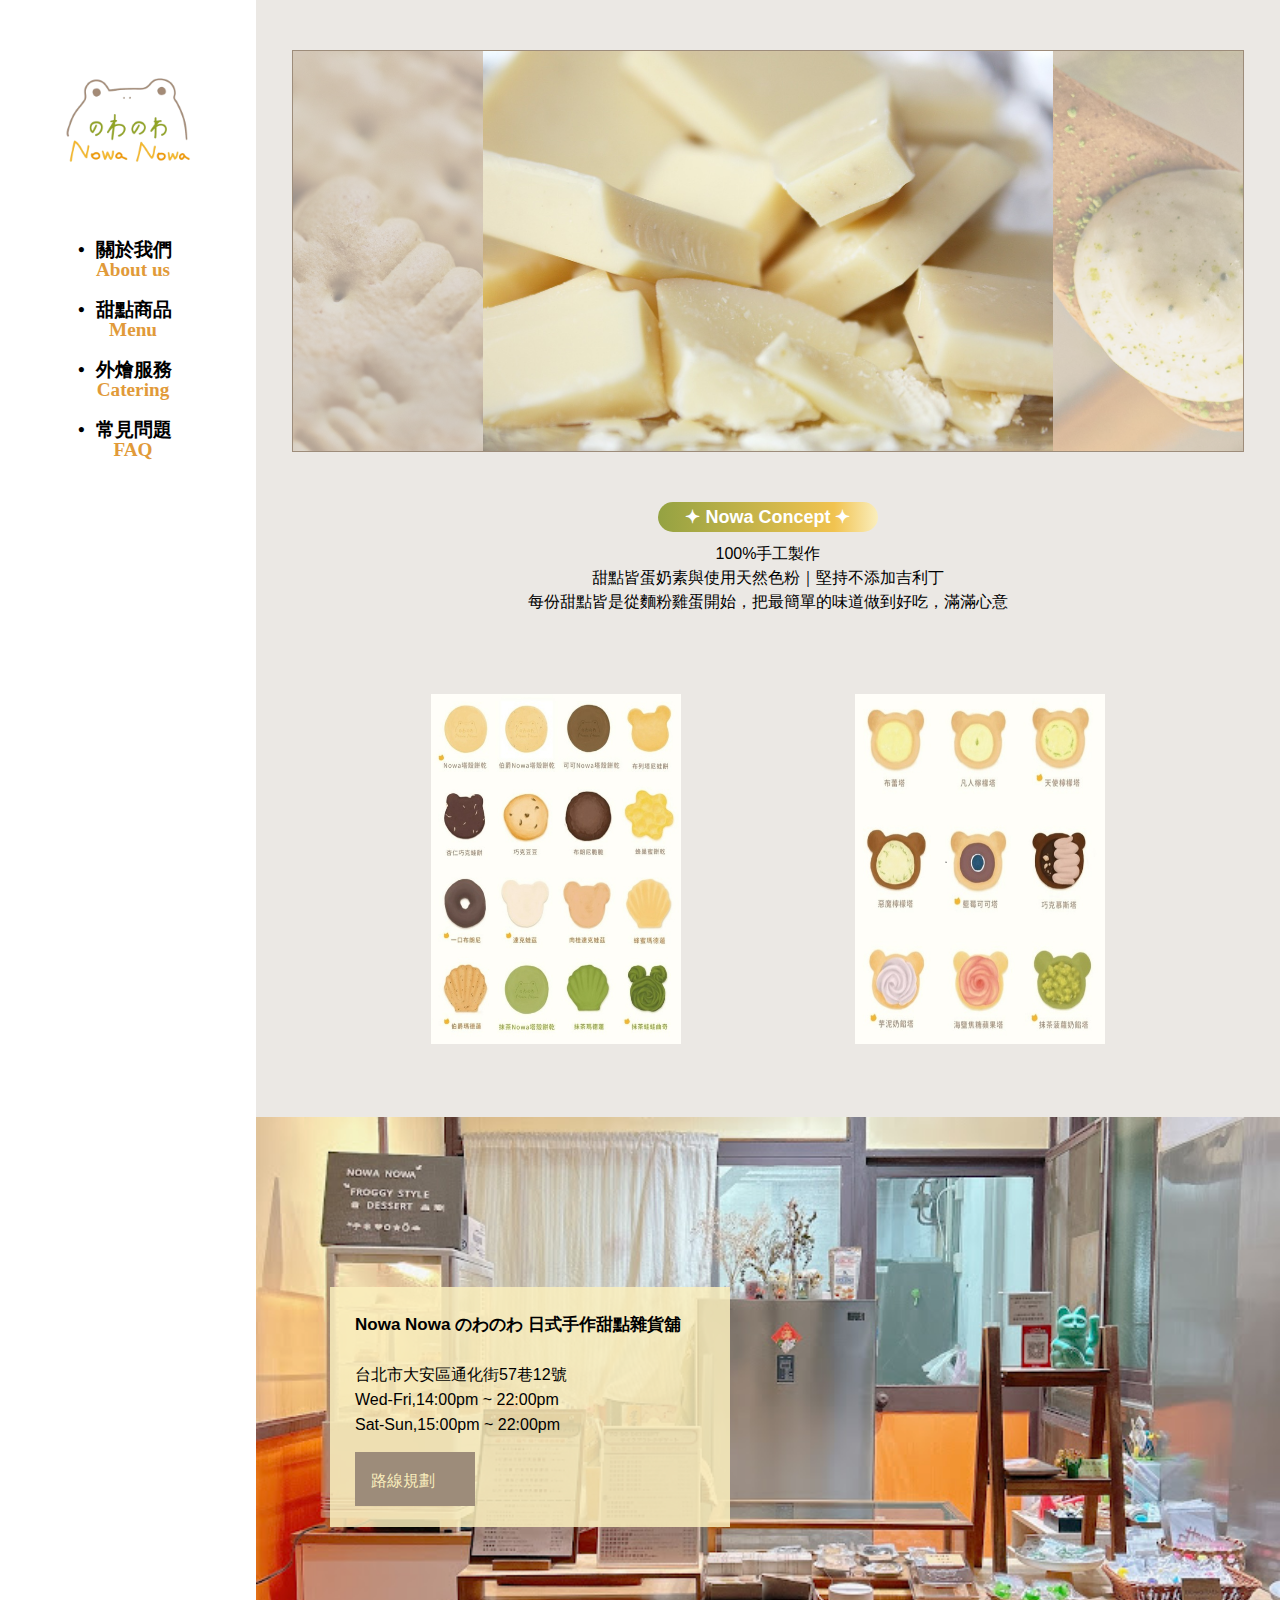
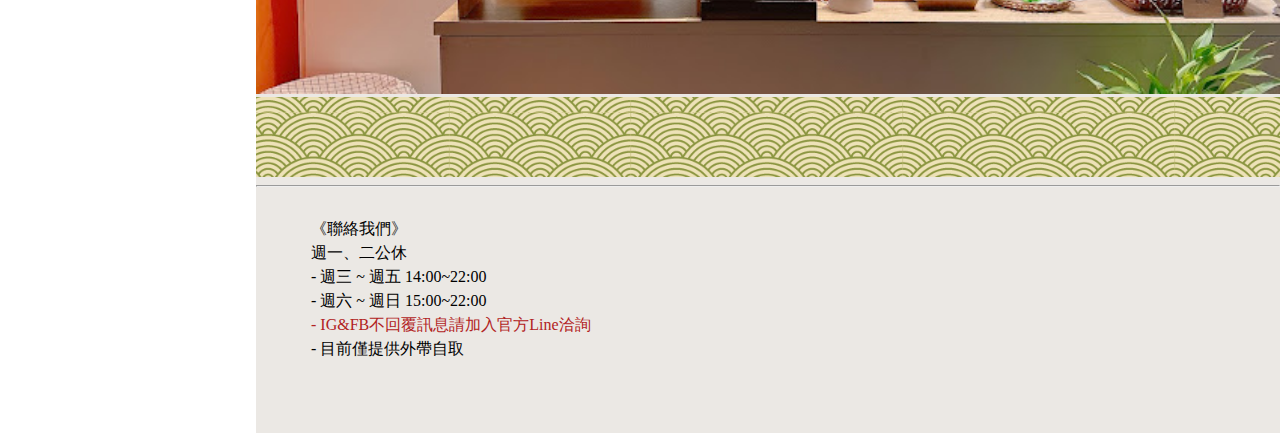
<file: index.html>
<!DOCTYPE html>
<html lang="zh-Hant-TW">

<head>
    <meta charset="UTF-8">
    <meta name="viewport" content="width=device-width, initial-scale=1.0">
    <meta name="keywords" content="">
    <meta name="description" content="">


    <link rel="stylesheet" href="./styles/reset.css">
    <link rel="stylesheet" href="./styles/all.css">
    <link rel="stylesheet" href="./styles/index.css">
    <link rel="stylesheet" href="./styles/rwd.css">
    <link rel="shortcut icon" href="./logo/LOGO.png" type="image/x-icon">
    <link rel="stylesheet" href="https://cdnjs.cloudflare.com/ajax/libs/font-awesome/6.6.0/css/all.min.css"
        integrity="sha512-Kc323vGBEqzTmouAECnVceyQqyqdsSiqLQISBL29aUW4U/M7pSPA/gEUZQqv1cwx4OnYxTxve5UMg5GT6L4JJg=="
        crossorigin="anonymous" referrerpolicy="no-referrer" />
    <title>NowaNowa</title>
</head>

<body>
    <div class="wrapper">
        <header>
            <div class="header-left-nav">
                <a href="./index.html"><img src="./logo/LOGO.png" alt="logo"></a>
                <nav>
                    <ul>
                        <li><a href="./about.html">關於我們<br><span>About us</span></a></li>
                        <li><a href="./menu.html">甜點商品<br><span>Menu</span></a></li>
                        <li><a href="./catering.html">外燴服務<br><span>Catering</span></a></li>
                        <li><a href="./FAQ.html">常見問題<br><span>FAQ</span></a></li>
                    </ul>
                </nav>
            </div>
        </header>

        <!--                   右半部                -->
        <div class="right-wrapper">
            <main>
                <div>
                    <ul class="banner">
                        <li class="box1"></li>
                        <li class="box2"></li>
                        <li class="box3"></li>
                    </ul>
                </div>

                <div class="concept">
                    <h1>✦ Nowa Concept ✦</h1>
                    <p>100%手工製作<br>甜點皆蛋奶素與使用天然色粉｜堅持不添加吉利丁<br>每份甜點皆是從麵粉雞蛋開始，把最簡單的味道做到好吃，滿滿心意</p>
                </div>

                <section>
                    <ul>
                        <li><a href="./menu.html">
                                <h3>View More</h3>
                                <img src="./Images/menu/cookies.png" alt="餅乾menu">
                            </a></li>
                        <li><a href="./menu.html">
                                <h3>View More</h3>
                                <img src="./Images/menu/tarts.png" alt="蛙塔menu">
                            </a></li>
                    </ul>
                </section>

                <div class="route">
                    <img src="./Images/aboutus/inner.jpg" alt="店內圖">
                    <div class="route-text">
                        <h3>Nowa Nowa のわのわ 日式手作甜點雜貨舖</h3>
                        <br>
                        <p>台北市大安區通化街57巷12號</p>
                        <p>Wed-Fri,14:00pm ~ 22:00pm</p>
                        <p>Sat-Sun,15:00pm ~ 22:00pm</p>
                        <a href="https://maps.app.goo.gl/mPqrMDZjYiv951zWA" target="_blank">
                            <i class="fa-solid fa-map-location-dot" style="color: #faeebd;">
                            </i>
                            路線規劃
                        </a>
                    </div>
                </div>
            </main>

            <div class="totem-decor">
                <img src="./Images/banner/totem01.png" alt="魚紋圖騰裝飾">
            </div>

            <!--                   最下方                -->
            <footer>
                <hr>
                <div class="map">
                    <iframe
                        src="https://www.google.com/maps/embed?pb=!1m14!1m8!1m3!1d14460.44444120846!2d121.5555401!3d25.0303031!3m2!1i1024!2i768!4f13.1!3m3!1m2!1s0x3442a97be561e815%3A0x72751474936a56a8!2zTm93YSBOb3dhIOOBruOCj-OBruOCjyDml6XlvI_miYvkvZznlJzpu57pm5zosqjoiJY!5e0!3m2!1szh-TW!2stw!4v1721910203221!5m2!1szh-TW!2stw"
                        width="600" height="450" style="border:0;" allowfullscreen="" loading="lazy"
                        referrerpolicy="no-referrer-when-downgrade">
                    </iframe>
                </div>
                <div class="container">
                    <div class="contact-text">
                        <h2>《聯絡我們》</h2>
                        <p>週一、二公休</p>
                        <p>- 週三 ~ 週五 14:00~22:00</p>
                        <p>- 週六 ~ 週日 15:00~22:00</p>
                        <p>- IG&FB不回覆訊息請加入官方Line洽詢</p>
                        <p>- 目前僅提供外帶自取</p>
                    </div>
                    <div class="socialmedia">
                        <a href="https://www.facebook.com/nowastudio/" target="_blank"><i
                                class="fa-brands fa-square-facebook" style="color: #94a242;"></i></a>
                        <a href="https://www.instagram.com/_nowanowa_/" target="_blank"><i
                                class="fa-brands fa-instagram" style="color: #94a242"></i></a>
                        <a href="https://line.me/R/ti/p/%40cmi9571c" target="_blank"><i class="fa-brands fa-line"
                                style="color: #94a242;"></i></a>
                    </div>
                </div>
            </footer>
        </div>
    </div>

</body>

</html>
</file>
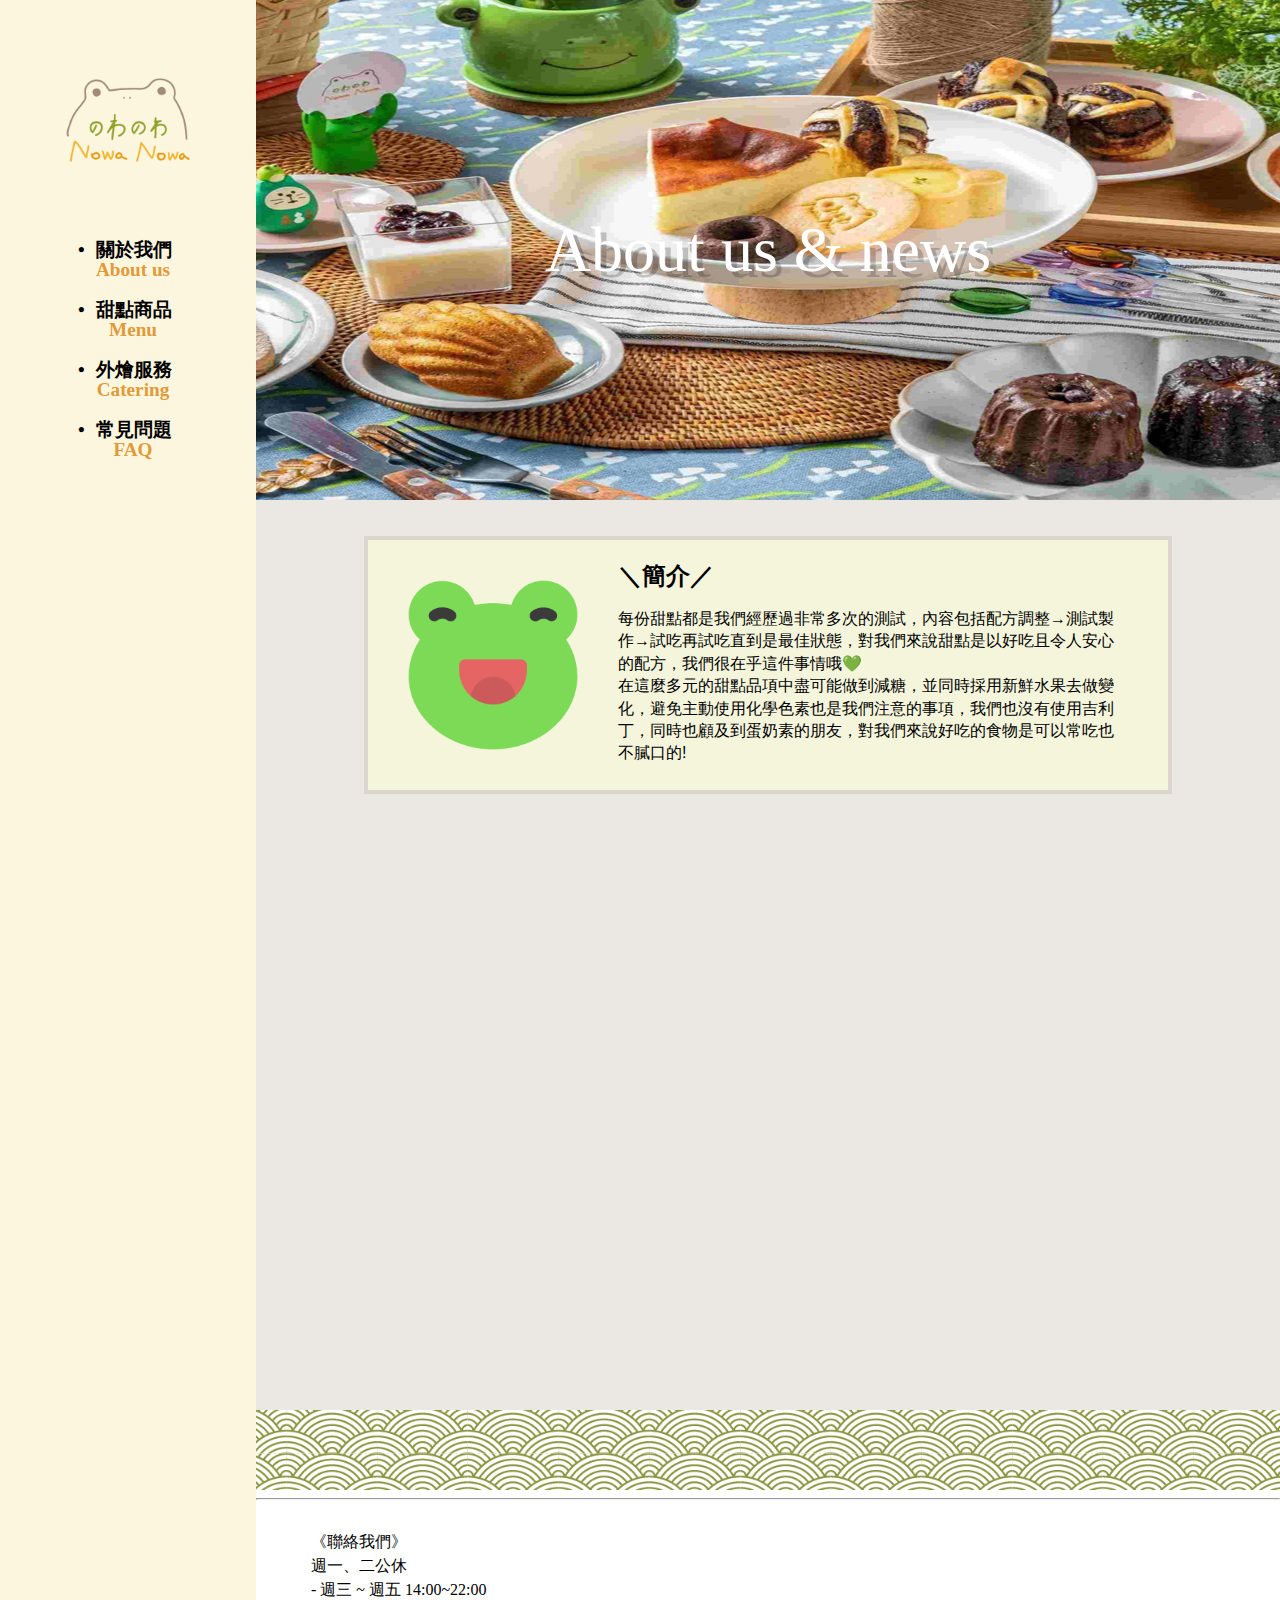
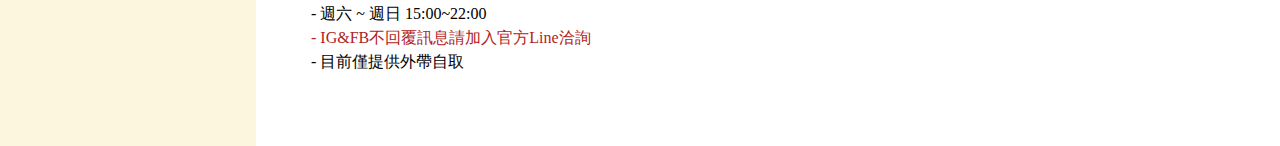
<file: about.html>
<!DOCTYPE html>
<html lang="zh-Hant-TW">

<head>
    <meta charset="UTF-8">
    <meta name="viewport" content="width=device-width, initial-scale=1.0">
    <meta name="keywords" content="">
    <meta name="description" content="">


    <link rel="stylesheet" href="./styles/reset.css">
    <!-- JS套件 -->
    <link href="https://unpkg.com/aos@2.3.1/dist/aos.css" rel="stylesheet">

    <link rel="stylesheet" href="./styles/all.css">
    <link rel="stylesheet" href="./styles/about.css">
    <link rel="stylesheet" href="./styles/rwd.css">
    <link rel="shortcut icon" href="./logo/LOGO.png" type="image/x-icon">
    <link rel="stylesheet" href="https://cdnjs.cloudflare.com/ajax/libs/font-awesome/6.6.0/css/all.min.css"
        integrity="sha512-Kc323vGBEqzTmouAECnVceyQqyqdsSiqLQISBL29aUW4U/M7pSPA/gEUZQqv1cwx4OnYxTxve5UMg5GT6L4JJg=="
        crossorigin="anonymous" referrerpolicy="no-referrer" />
    <title>關於我們</title>
</head>

<body>
    <div class="wrapper">
        <header>
            <div class="header-left-nav">
                <a href="./index.html"><img src="./logo/LOGO.png" alt="logo"></a>
                <nav>
                    <ul>
                        <li><a href="./about.html">關於我們<br><span>About us</span></a></li>
                        <li><a href="./menu.html">甜點商品<br><span>Menu</span></a></li>
                        <li><a href="./catering.html">外燴服務<br><span>Catering</span></a></li>
                        <li><a href="./FAQ.html">常見問題<br><span>FAQ</span></a></li>
                    </ul>
                </nav>
            </div>
        </header>

        <!--                   右半邊                -->
        <div class="right-wrapper">
            <!--        最上方圖片       -->
            <div class="top-pic">
                <h1>
                    About us & news
                </h1>
            </div>
            <!--        中間內容       -->
            <div class="aboutus-contact">
                <main>
                    <article>
                        <ul>
                            <li>
                                <section class="sec-01" data-aos="fade-left">
                                    <img src="./Images/aboutus/frog.png" alt="簡介">
                                    <div class="aboutus-text">
                                        <h1>＼簡介／</h1>
                                        <p>每份甜點都是我們經歷過非常多次的測試，內容包括配方調整→測試製作→試吃再試吃直到是最佳狀態，對我們來說甜點是以好吃且令人安心的配方，我們很在乎這件事情哦💚<br>在這麼多元的甜點品項中盡可能做到減糖，並同時採用新鮮水果去做變化，避免主動使用化學色素也是我們注意的事項，我們也沒有使用吉利丁，同時也顧及到蛋奶素的朋友，對我們來說好吃的食物是可以常吃也不膩口的!
                                        </p>
                                    </div>
                                </section>
                            </li>
                            <li>
                                <section class="sec-02" data-aos="fade-right">
                                    <img src="./Images/aboutus/general holiday.png" alt="公休">
                                    <div class="aboutus-text">
                                        <h1>＼公休資訊／</h1>
                                        <h2>2024年9月公休</h2>
                                        <p>
                                            9/2(一)
                                            9/17(二)、9/18(三)、9/19(四)
                                            9/23(一)、9/24(二)
                                            9/30(一)
                                        </p>
                        
                                    </div>
                                </section>
                            </li>
                            <li>
                                <section class="sec-03" data-aos="fade-left">
                                    <img src="./Images/aboutus/market.png" alt="市集">
                                    <div class="aboutus-text">
                                        <h1>＼駐店.市集資訊／</h1>
                                        <!-- <h2>✔️小小室內市集（手創、老物、文創、水晶礦物）</h2>
                                        <p>
                                            日期：8/17(六)、8/18(日)
                                            地址：台北市萬華區內江街36號5、6樓
                                            時間：12:00-19:00
                                        </p>

                                        <h2>✔️栗栗好個秋 甜派系市集</h2>
                                        <p>
                                            日期:8/31(六)、9/1(日)
                                            地址：台北市南港區忠孝東路七段269號1樓CITY LINK (AB棟1F廣場）
                                            時間：11:00-19:00 -->
                                            <br><span>*如有臨時出攤將即時公告在Instagram*</span>
                                        </p>
                                    </div>
                                </section>
                            </li>
                        </ul>
                    </article>
                </main>
            </div>

            <div class="totem-decor">
                <img src="./Images/banner/totem02.png" alt="魚紋圖騰裝飾">
            </div>

            <!--                   最下方                -->
            <footer>
                <hr>
                <div class="map">
                    <iframe
                        src="https://www.google.com/maps/embed?pb=!1m14!1m8!1m3!1d14460.44444120846!2d121.5555401!3d25.0303031!3m2!1i1024!2i768!4f13.1!3m3!1m2!1s0x3442a97be561e815%3A0x72751474936a56a8!2zTm93YSBOb3dhIOOBruOCj-OBruOCjyDml6XlvI_miYvkvZznlJzpu57pm5zosqjoiJY!5e0!3m2!1szh-TW!2stw!4v1721910203221!5m2!1szh-TW!2stw"
                        width="600" height="450" style="border:0;" allowfullscreen="" loading="lazy"
                        referrerpolicy="no-referrer-when-downgrade">
                    </iframe>
                </div>
                <div class="container">
                    <div class="contact-text">
                        <h2>《聯絡我們》</h2>
                        <p>週一、二公休</p>
                        <p>- 週三 ~ 週五 14:00~22:00</p>
                        <p>- 週六 ~ 週日 15:00~22:00</p>
                        <p>- IG&FB不回覆訊息請加入官方Line洽詢</p>
                        <p>- 目前僅提供外帶自取</p>
                    </div>
                    <div class="socialmedia">
                        <a href="https://www.facebook.com/nowastudio/" target="_blank"><i
                                class="fa-brands fa-square-facebook" style="color: #94a242;"></i></a>
                        <a href="https://www.instagram.com/_nowanowa_/" target="_blank"><i
                                class="fa-brands fa-instagram" style="color: #94a242"></i></a>
                        <a href="https://line.me/R/ti/p/%40cmi9571c" target="_blank"><i class="fa-brands fa-line"
                                style="color: #94a242;"></i></a>
                    </div>
                </div>
            </footer>
        </div>

    </div>



    <script src="https://unpkg.com/aos@2.3.1/dist/aos.js"></script>
    <script>
        AOS.init({
            duration: 1400, // values from 0 to 3000, with step 50ms
            easing: 'ease-in', // default easing for AOS animations
        });
    </script>
</body>
</file>
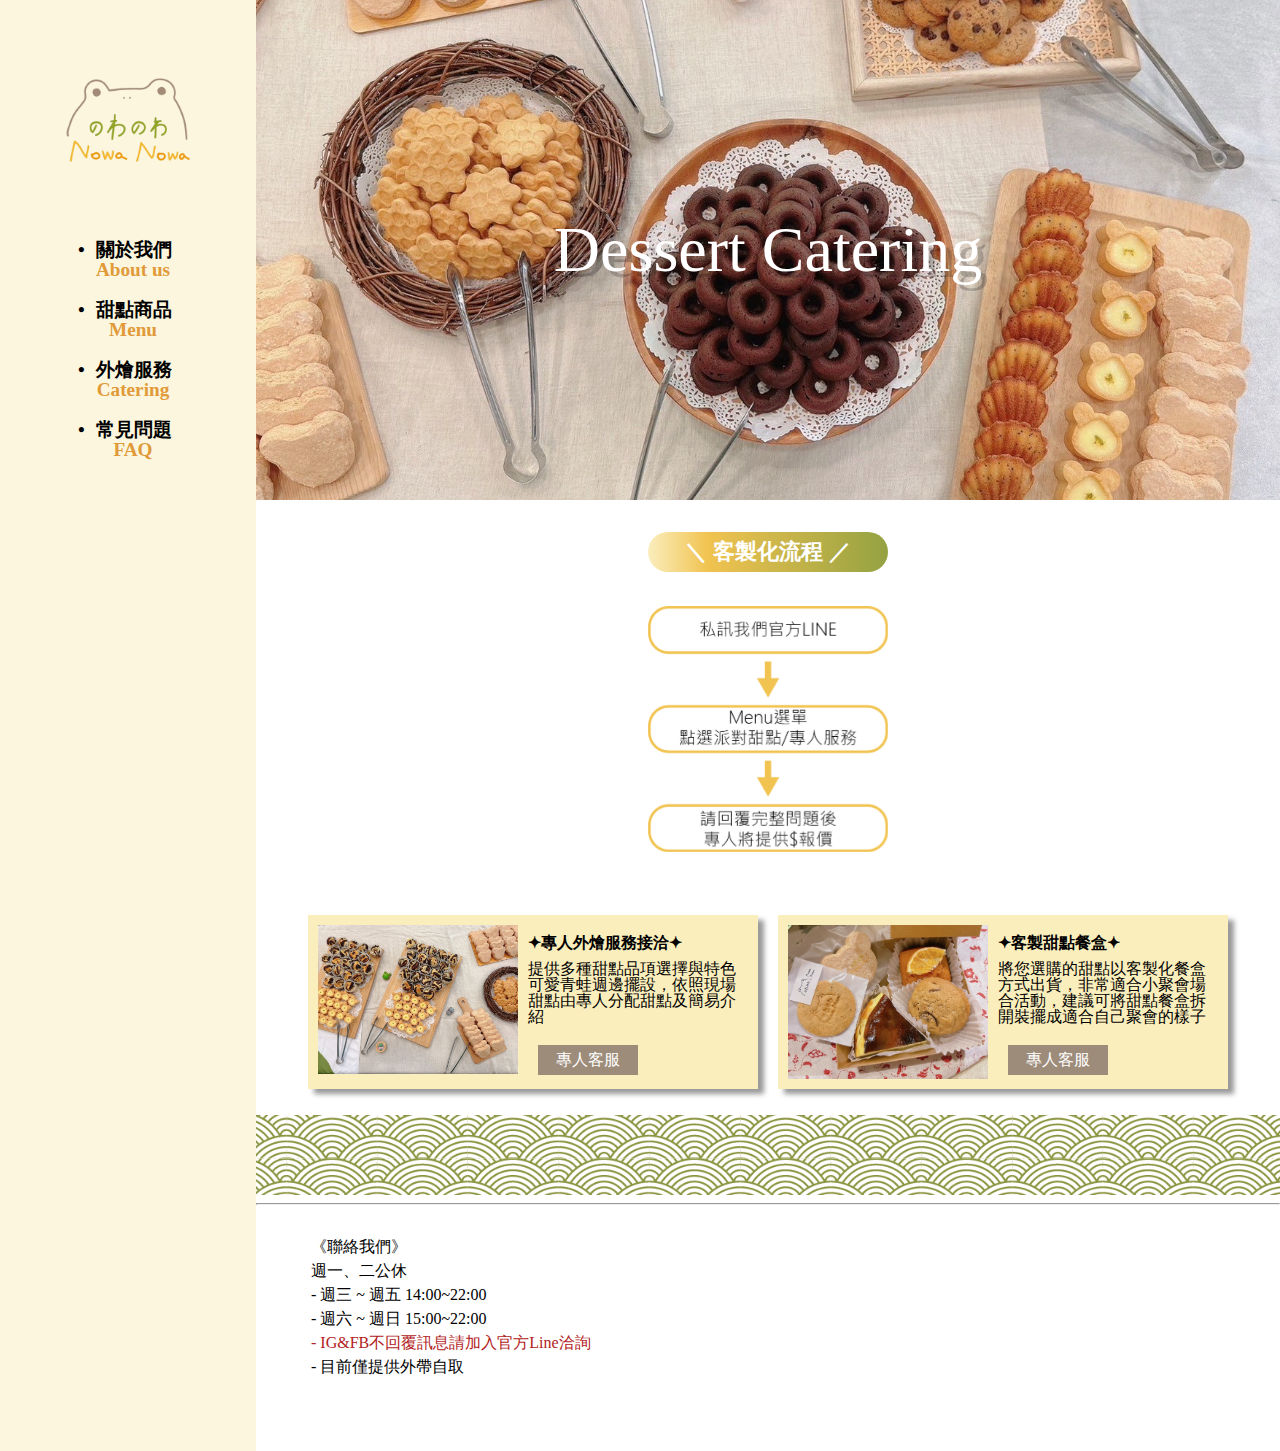
<file: catering.html>
<!DOCTYPE html>
<html lang="zh-Hant-TW">

<head>
    <meta charset="UTF-8">
    <meta name="viewport" content="width=device-width, initial-scale=1.0">
    <meta name="keywords" content="">
    <meta name="description" content="">


    <link rel="stylesheet" href="./styles/reset.css">
    <!-- JS套件 -->
    <link href="https://unpkg.com/aos@2.3.1/dist/aos.css" rel="stylesheet">

    <link rel="stylesheet" href="./styles/all.css">
    <link rel="stylesheet" href="./styles/catering.css">
    <link rel="stylesheet" href="./styles/rwd.css">
    <link rel="shortcut icon" href="./logo/LOGO.png" type="image/x-icon">
    <!-- <link rel="stylesheet" href="https://cdnjs.cloudflare.com/ajax/libs/font-awesome/6.6.0/css/all.min.css"
        integrity="sha512-Kc323vGBEqzTmouAECnVceyQqyqdsSiqLQISBL29aUW4U/M7pSPA/gEUZQqv1cwx4OnYxTxve5UMg5GT6L4JJg=="
        crossorigin="anonymous" referrerpolicy="no-referrer" /> -->
    <title>外燴服務Catering</title>
</head>

<body>
    <div class="wrapper">
        <header>
            <div class="header-left-nav">
                <a href="./index.html"><img src="./logo/LOGO.png" alt="logo"></a>
                <nav>
                    <ul>
                        <li><a href="./about.html">關於我們<br><span>About us</span></a></li>
                        <li><a href="./menu.html">甜點商品<br><span>Menu</span></a></li>
                        <li><a href="./catering.html">外燴服務<br><span>Catering</span></a></li>
                        <li><a href="./FAQ.html">常見問題<br><span>FAQ</span></a></li>
                    </ul>
                </nav>
            </div>
        </header>

        <!--                   右半邊                -->
        <div class="right-wrapper">

            <div class="top-pic">
                <h1 data-aos="zoom-in">
                    Dessert Catering
                </h1>
            </div>

            <div class="process">
                <article>
                    <h1 data-aos="fade-down" data-aos-easing="linear" data-aos-duration="1400">
                        ＼ 客製化流程 ／
                    </h1>
                    <img src="./Images/menu/process.png" alt="流程圖" data-aos="flip-left" data-aos-easing="ease-out-cubic"
                        data-aos-duration="2000">

            </div>

            <div class="process-item">
                <section>
                    <ul class="process-item-mg">
                        <li>
                            <img src="./Images/dessert/IMG_catering.JPG" alt="外燴示意圖">
                            <h3>✦專人外燴服務接洽✦</h3>
                            <p>提供多種甜點品項選擇與特色可愛青蛙週邊擺設，依照現場甜點由專人分配甜點及簡易介紹</p>
                            <a href="https://line.me/R/ti/p/%40cmi9571c" target="_blank">專人客服</a>
                        </li>
                        <li>
                            <img src="./Images/dessert/IMG_box.JPG" alt="甜點餐盒示意圖">
                            <h3>✦客製甜點餐盒✦</h3>
                            <p>將您選購的甜點以客製化餐盒方式出貨，非常適合小聚會場合活動，建議可將甜點餐盒拆開裝擺成適合自己聚會的樣子</p>
                            <a href="https://line.me/R/ti/p/%40cmi9571c" target="_blank">專人客服</a>
                        </li>
                    </ul>
                </section>
            </div>

            <div class="totem-decor">
                <img src="./Images/banner/totem02.png" alt="魚紋圖騰裝飾">
            </div>

            <!--                   最下方                -->
            <footer>
                <hr>
                <div class="map">
                    <iframe
                        src="https://www.google.com/maps/embed?pb=!1m14!1m8!1m3!1d14460.44444120846!2d121.5555401!3d25.0303031!3m2!1i1024!2i768!4f13.1!3m3!1m2!1s0x3442a97be561e815%3A0x72751474936a56a8!2zTm93YSBOb3dhIOOBruOCj-OBruOCjyDml6XlvI_miYvkvZznlJzpu57pm5zosqjoiJY!5e0!3m2!1szh-TW!2stw!4v1721910203221!5m2!1szh-TW!2stw"
                        width="600" height="450" style="border:0;" allowfullscreen="" loading="lazy"
                        referrerpolicy="no-referrer-when-downgrade">
                    </iframe>
                </div>
                <div class="container">
                    <div class="contact-text">
                        <h2>《聯絡我們》</h2>
                        <p>週一、二公休</p>
                        <p>- 週三 ~ 週五 14:00~22:00</p>
                        <p>- 週六 ~ 週日 15:00~22:00</p>
                        <p>- IG&FB不回覆訊息請加入官方Line洽詢</p>
                        <p>- 目前僅提供外帶自取</p>
                    </div>
                    <div class="socialmedia">
                        <a href="https://www.facebook.com/nowastudio/" target="_blank"><i
                                class="fa-brands fa-square-facebook" style="color: #94a242;"></i></a>
                        <a href="https://www.instagram.com/_nowanowa_/" target="_blank"><i
                                class="fa-brands fa-instagram" style="color: #94a242"></i></a>
                        <a href="https://line.me/R/ti/p/%40cmi9571c" target="_blank"><i class="fa-brands fa-line"
                                style="color: #94a242;"></i></a>
                    </div>
                </div>
            </footer>
        </div>

    </div>

    <script src="https://unpkg.com/aos@2.3.1/dist/aos.js"></script>
    <script>
        AOS.init({
            duration: 1600, // values from 0 to 3000, with step 50ms
            easing: 'ease', // default easing for AOS animations
        });
    </script>
</body>
</file>
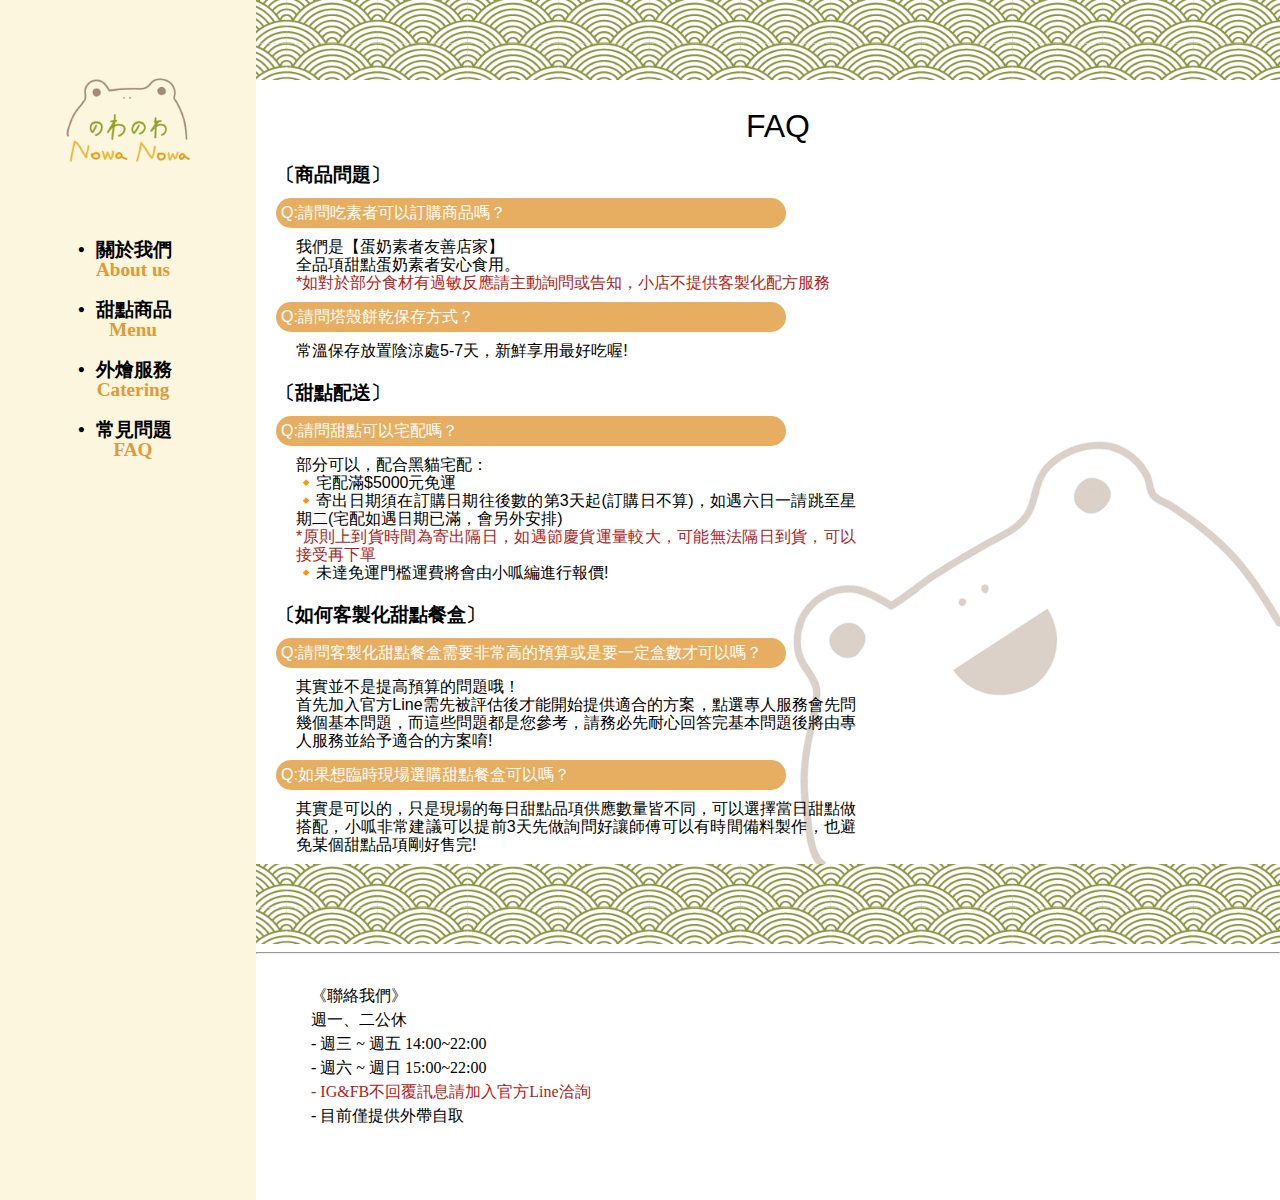
<file: FAQ.html>
<!DOCTYPE html>
<html lang="zh-Hant-TW">

<head>
    <meta charset="UTF-8">
    <meta name="viewport" content="width=device-width, initial-scale=1.0">
    <meta name="keywords" content="">
    <meta name="description" content="">
    <meta name="viewport" content="width=device-width, initial-scale=1.0, maximum-scale=1.0, user-scalable=1">


    <link rel="stylesheet" href="./styles/reset.css">
    <link rel="stylesheet" href="./styles/all.css">
    <link rel="stylesheet" href="./styles/faq.css">
    <link rel="stylesheet" href="./styles/rwd.css">
    <link rel="shortcut icon" href="./logo/LOGO.png" type="image/x-icon">
    <link rel="stylesheet" href="https://cdnjs.cloudflare.com/ajax/libs/font-awesome/6.6.0/css/all.min.css"
        integrity="sha512-Kc323vGBEqzTmouAECnVceyQqyqdsSiqLQISBL29aUW4U/M7pSPA/gEUZQqv1cwx4OnYxTxve5UMg5GT6L4JJg=="
        crossorigin="anonymous" referrerpolicy="no-referrer" />
    <title>常見問題FAQ</title>
</head>

<body>
    <div class="wrapper">
        <header>
            <div class="header-left-nav">
                <a href="./index.html"><img src="./logo/LOGO.png" alt="logo"></a>
                <nav>
                    <ul>
                        <li><a href="./about.html">關於我們<br><span>About us</span></a></li>
                        <li><a href="./menu.html">甜點商品<br><span>Menu</span></a></li>
                        <li><a href="./catering.html">外燴服務<br><span>Catering</span></a></li>
                        <li><a href="./FAQ.html">常見問題<br><span>FAQ</span></a></li>
                    </ul>
                </nav>
            </div>
        </header>

        <!--                   右半邊                -->
        <div class="right-wrapper">
            <div class="totem-decor">
                <img src="./Images/banner/totem02.png" alt="魚紋圖騰裝飾">
            </div>
            <!--        主要FAQ內容       -->
            <div class="faq">
                <main>
                    <h1>FAQ</h1>
                    <article>
                        <h2>〔商品問題〕</h2>
                        <section class="">
                            <h3>Q:請問吃素者可以訂購商品嗎？</h3>
                            <p>我們是【蛋奶素者友善店家】<br>
                                全品項甜點蛋奶素者安心食用。<br>
                                <span>*如對於部分食材有過敏反應請主動詢問或告知，小店不提供客製化配方服務</span>
                            </p>
                        </section>
                        <section class="">
                            <h3>Q:請問塔殼餅乾保存方式？</h3>
                            <p>常溫保存放置陰涼處5-7天，新鮮享用最好吃喔!
                            </p>
                        </section>

                        <h2>〔甜點配送〕</h2>
                        <section>
                            <h3>Q:請問甜點可以宅配嗎？</h3>
                            <p>部分可以，配合黑貓宅配：<br>
                                🔸宅配滿$5000元免運<br>
                                🔸寄出日期須在訂購日期往後數的第3天起(訂購日不算)，如遇六日一請跳至星期二(宅配如遇日期已滿，會另外安排)
                                <br><span>*原則上到貨時間為寄出隔日，如遇節慶貨運量較大，可能無法隔日到貨，可以接受再下單</span><br>
                                🔸未達免運門檻運費將會由小呱編進行報價!
                            </p>
                        </section>

                        <h2>〔如何客製化甜點餐盒〕</h2>
                        <section>
                            <h3>Q:請問客製化甜點餐盒需要非常高的預算或是要一定盒數才可以嗎？</h3>
                            <p>其實並不是提高預算的問題哦！<br>
                                首先加入官方Line需先被評估後才能開始提供適合的方案，點選專人服務會先問幾個基本問題，而這些問題都是您參考，請務必先耐心回答完基本問題後將由專人服務並給予適合的方案唷!
                            </p>
                        </section>
                        <section>
                            <h3>Q:如果想臨時現場選購甜點餐盒可以嗎？</h3>
                            <p>其實是可以的，只是現場的每日甜點品項供應數量皆不同，可以選擇當日甜點做搭配，小呱非常建議可以提前3天先做詢問好讓師傅可以有時間備料製作，也避免某個甜點品項剛好售完!
                            </p>
                        </section>
                    </article>
                </main>
            </div>

            <div class="totem-decor">
                <img src="./Images/banner/totem02.png" alt="魚紋圖騰裝飾">
            </div>

            <!--                   最下方                -->
            <footer>
                <hr>
                <div class="map">
                    <iframe
                        src="https://www.google.com/maps/embed?pb=!1m14!1m8!1m3!1d14460.44444120846!2d121.5555401!3d25.0303031!3m2!1i1024!2i768!4f13.1!3m3!1m2!1s0x3442a97be561e815%3A0x72751474936a56a8!2zTm93YSBOb3dhIOOBruOCj-OBruOCjyDml6XlvI_miYvkvZznlJzpu57pm5zosqjoiJY!5e0!3m2!1szh-TW!2stw!4v1721910203221!5m2!1szh-TW!2stw"
                        width="600" height="450" style="border:0;" allowfullscreen="" loading="lazy"
                        referrerpolicy="no-referrer-when-downgrade">
                    </iframe>
                </div>
                <div class="container">
                    <div class="contact-text">
                        <h2>《聯絡我們》</h2>
                        <p>週一、二公休</p>
                        <p>- 週三 ~ 週五 14:00~22:00</p>
                        <p>- 週六 ~ 週日 15:00~22:00</p>
                        <p>- IG&FB不回覆訊息請加入官方Line洽詢</p>
                        <p>- 目前僅提供外帶自取</p>
                    </div>
                    <div class="socialmedia">
                        <a href="https://www.facebook.com/nowastudio/" target="_blank"><i
                                class="fa-brands fa-square-facebook" style="color: #94a242;"></i></a>
                        <a href="https://www.instagram.com/_nowanowa_/" target="_blank"><i
                                class="fa-brands fa-instagram" style="color: #94a242"></i></a>
                        <a href="https://line.me/R/ti/p/%40cmi9571c" target="_blank"><i class="fa-brands fa-line"
                                style="color: #94a242;"></i></a>
                    </div>
                </div>
            </footer>
        </div>

    </div>

</body>
</file>
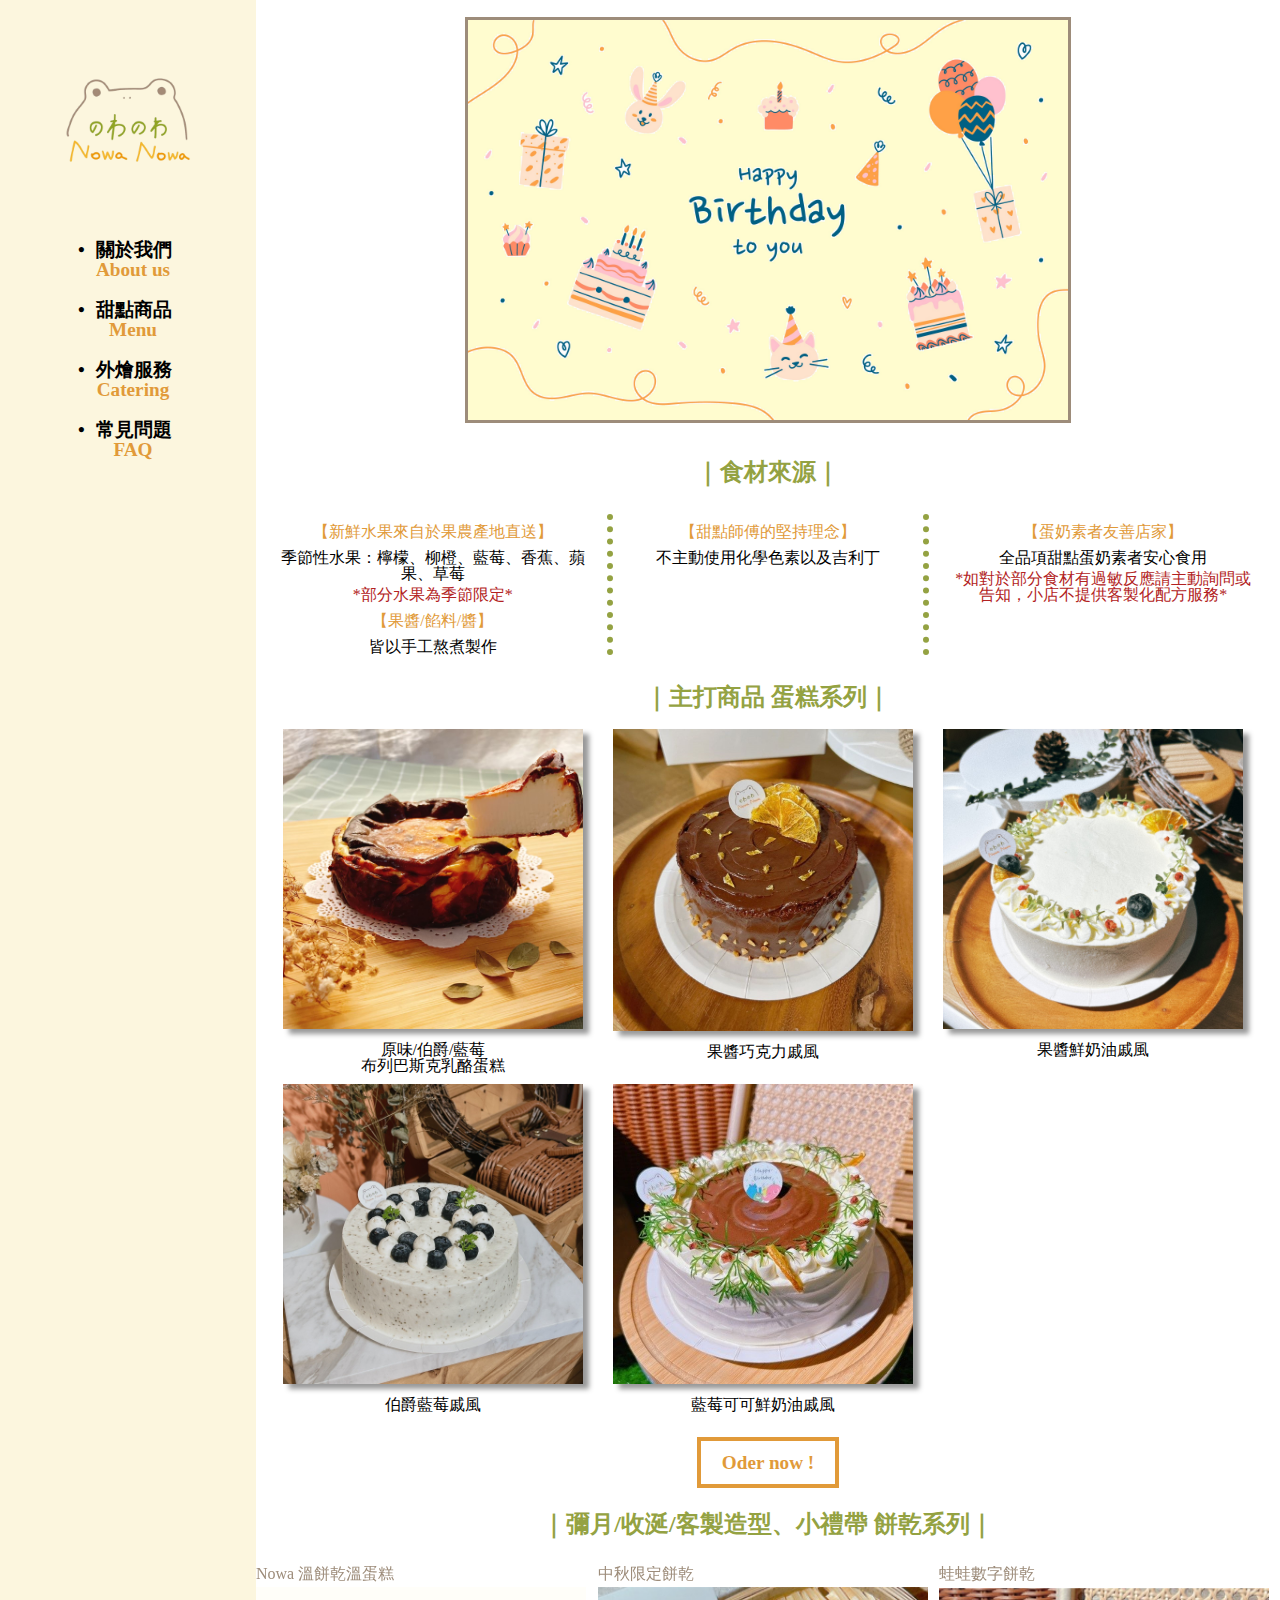
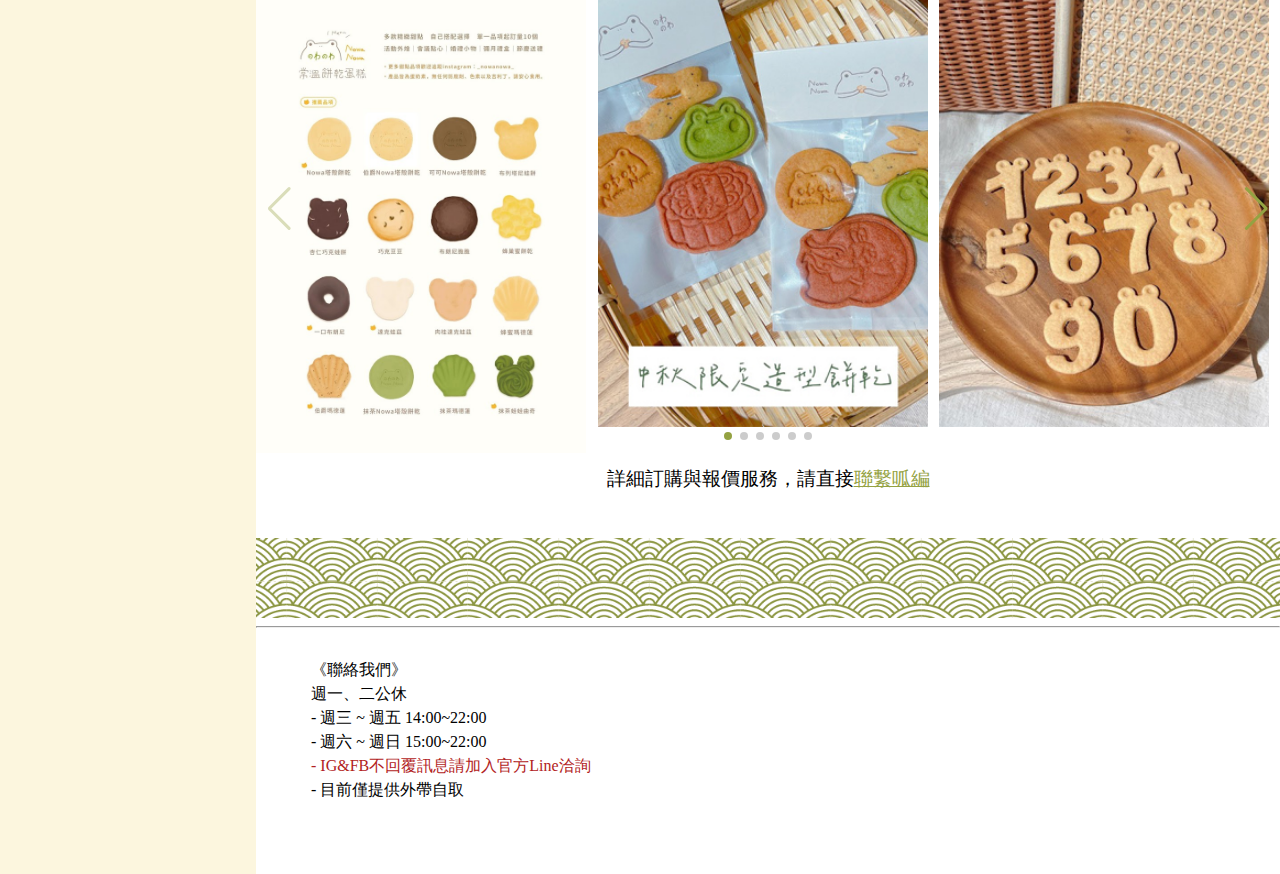
<file: menu.html>
<!DOCTYPE html>
<html lang="zh-Hant-TW">

<head>
    <meta charset="UTF-8">
    <meta name="viewport" content="width=device-width, initial-scale=1.0">
    <meta name="keywords" content="">
    <meta name="description" content="">


    <link rel="stylesheet" href="./styles/reset.css">
    <link rel="stylesheet" href="./styles/all.css">
    <link rel="stylesheet" href="./styles/menu.css">
    <link rel="stylesheet" href="./styles/rwd.css">
    <link rel="shortcut icon" href="./logo/LOGO.png" type="image/x-icon">
    <!-- <link rel="stylesheet" href="https://cdnjs.cloudflare.com/ajax/libs/font-awesome/6.6.0/css/all.min.css"
        integrity="sha512-Kc323vGBEqzTmouAECnVceyQqyqdsSiqLQISBL29aUW4U/M7pSPA/gEUZQqv1cwx4OnYxTxve5UMg5GT6L4JJg=="
        crossorigin="anonymous" referrerpolicy="no-referrer" /> -->
    <link rel="stylesheet" href="https://unpkg.com/swiper@8/swiper-bundle.min.css" />
    <title>甜點菜單MENU</title>
</head>

<body>
    <div class="wrapper">
        <header>
            <div class="header-left-nav">
                <a href="./index.html"><img src="./logo/LOGO.png" alt="logo"></a>
                <nav>
                    <ul>
                        <li><a href="./about.html">關於我們<br><span>About us</span></a></li>
                        <li><a href="./menu.html">甜點商品<br><span>Menu</span></a></li>
                        <li><a href="./catering.html">外燴服務<br><span>Catering</span></a></li>
                        <li><a href="./FAQ.html">常見問題<br><span>FAQ</span></a></li>
                    </ul>
                </nav>
            </div>
        </header>

        <!--                   右半邊                -->
        <div class="right-wrapper">
            <!--       TOP輪播圖片      -->
            <div class="carousel">
                    <img src="./Images/banner/carousel1.jpg" alt="" id="mainPic">
            </div>
            <!--        中間內容       -->
            <section>
                <div class="ingredients">
                    <h2>｜食材來源｜</h2>
                    <ul>
                        <li>
                            <h3>【新鮮水果來自於果農產地直送】</h3>
                            <p>季節性水果：檸檬、柳橙、藍莓、香蕉、蘋果、草莓</p>
                            <span>*部分水果為季節限定*</span>
                            <h3>【果醬/餡料/醬】</h3>
                            <p>皆以手工熬煮製作</p>
                        </li>
                        <li class="ingredients-bd">
                            <h3>【甜點師傅的堅持理念】</h3>
                            <p>不主動使用化學色素以及吉利丁</p>
                        </li>
                        <li>
                            <h3>【蛋奶素者友善店家】</h3>
                            <p>全品項甜點蛋奶素者安心食用
                                <span>*如對於部分食材有過敏反應請主動詢問或告知，小店不提供客製化配方服務*</span>
                            </p>
                        </li>
                    </ul>
                </div>
                <!--       商品介紹       -->
                <div class="dessert">
                    <h2>｜主打商品 蛋糕系列｜</h2>
                    <ul>
                        <li><img src="./Images/dessert/desert01.JPG" alt="布列巴斯克乳酪蛋糕">
                            <h4>原味/伯爵/藍莓<br>布列巴斯克乳酪蛋糕</h4>
                        </li>
                        <li><img src="./Images/dessert/desert02.jpeg" alt="果醬巧克力戚風">
                            <h4>果醬巧克力戚風</h4>
                        </li>
                        <li><img src="./Images/dessert/desert03.JPG" alt="果醬鮮奶油戚風">
                            <h4>果醬鮮奶油戚風</h4>
                        </li>
                        <li><img src="./Images/dessert/desert04.jpeg" alt="伯爵藍莓戚風">
                            <h4>伯爵藍莓戚風</h4>
                        </li>
                        <li><img src="./Images/dessert/desert05.jpeg" alt="藍莓可可鮮奶油戚風">
                            <h4>藍莓可可鮮奶油戚風</h4>
                        </li>
                    </ul>

                    <!--        -訂購蛋糕按鈕設計       -->
                    <div class="reserve">
                        <a class="btn"
                            href="https://docs.google.com/forms/d/e/1FAIpQLSejM9HHlmeAJxFk71ojzs2AC2vdgxzl-uvymujzhtS4LSe73w/viewform"
                            target="_blank">Oder now !</a>
                    </div>
                </div>
                <div class="cookies">
                    <h2>｜彌月/收涎/客製造型、小禮帶 餅乾系列｜</h2>
                    <div class="swiper mySwiper">
                        <div class="swiper-wrapper">
                            <div class="swiper-slide">
                                <h5>Nowa 溫餅乾溫蛋糕</h5><img src="./Images/cookies/cookies.jpg" alt="溫餅乾溫蛋糕">
                            </div>
                            <div class="swiper-slide">
                                <h5>中秋限定餅乾</h5><img src="./Images/cookies/cookies01.jpg" alt="中秋限定餅乾">
                            </div>
                            <div class="swiper-slide">
                                <h5>蛙蛙數字餅乾</h5><img src="./Images/cookies/cookies07.jpg" alt="蛙蛙數字餅乾">
                            </div>
                            <div class="swiper-slide">
                                <h5>造型大餅乾</h5><img src="./Images/cookies/cookies06.jpg" alt="造型大餅乾">
                            </div>
                            <div class="swiper-slide">
                                <h5>造型中餅乾</h5><img src="./Images/cookies/cookies02.jpg" alt="造型中餅乾">
                            </div>
                            <div class="swiper-slide">
                                <h5>造型小餅乾</h5><img src="./Images/cookies/cookies03.jpg" alt="造型小餅乾">
                            </div>
                            <div class="swiper-slide">
                                <h5>HBD大餅乾+小餅乾組合</h5><img src="./Images/cookies/cookies04.jpg" alt="HBD大餅乾+小餅乾組合">
                            </div>
                            <div class="swiper-slide">
                                <h5>Nowa 限定頭卡餅乾</h5><img src="./Images/cookies/cookies05.jpg" alt="Nowa 限定頭卡餅乾">
                            </div>
                        </div>
                        <div class="swiper-button-next"></div>
                        <div class="swiper-button-prev"></div>
                        <div class="swiper-pagination"></div>
                    </div>
                    ​<h6>詳細訂購與報價服務，請直接<a
                            href="https://docs.google.com/forms/d/e/1FAIpQLSfxByOh1B1b81O2S0lDOxrqTwcsFyB40qWpeWhTqDEwVtNrEA/viewform"
                            target="_blank">聯繫呱編</a></h6>
                </div>
            </section>

            <div class="totem-decor">
                <img src="./Images/banner/totem02.png" alt="魚紋圖騰裝飾">
            </div>

            <!--                   最下方                -->
            <footer>
                <hr>
                <div class="map">
                    <iframe
                        src="https://www.google.com/maps/embed?pb=!1m14!1m8!1m3!1d14460.44444120846!2d121.5555401!3d25.0303031!3m2!1i1024!2i768!4f13.1!3m3!1m2!1s0x3442a97be561e815%3A0x72751474936a56a8!2zTm93YSBOb3dhIOOBruOCj-OBruOCjyDml6XlvI_miYvkvZznlJzpu57pm5zosqjoiJY!5e0!3m2!1szh-TW!2stw!4v1721910203221!5m2!1szh-TW!2stw"
                        width="600" height="450" style="border:0;" allowfullscreen="" loading="lazy"
                        referrerpolicy="no-referrer-when-downgrade">
                    </iframe>
                </div>
                <div class="container">
                    <div class="contact-text">
                        <h2>《聯絡我們》</h2>
                        <p>週一、二公休</p>
                        <p>- 週三 ~ 週五 14:00~22:00</p>
                        <p>- 週六 ~ 週日 15:00~22:00</p>
                        <p>- IG&FB不回覆訊息請加入官方Line洽詢</p>
                        <p>- 目前僅提供外帶自取</p>
                    </div>
                    <div class="socialmedia">
                        <a href="https://www.facebook.com/nowastudio/" target="_blank"><i
                                class="fa-brands fa-square-facebook" style="color: #94a242;"></i></a>
                        <a href="https://www.instagram.com/_nowanowa_/" target="_blank"><i
                                class="fa-brands fa-instagram" style="color: #94a242"></i></a>
                        <a href="https://line.me/R/ti/p/%40cmi9571c" target="_blank"><i class="fa-brands fa-line"
                                style="color: #94a242;"></i></a>
                    </div>
                </div>
            </footer>
        </div>

    </div>

    <!-- TOP輪播圖片的JS -->
    <script src="./menu.js"></script>
    <!-- Swiper JS -->
    <script src="https://cdn.jsdelivr.net/npm/swiper@11/swiper-bundle.min.js"></script>
    <script>
        // 下方餅乾的輪播照片
        var swiper = new Swiper(".mySwiper", {
            slidesPerView: 3,
            spaceBetween: 1,
            pagination: {
                el: ".swiper-pagination",
                clickable: true,
            }, navigation: {
                nextEl: ".swiper-button-next",
                prevEl: ".swiper-button-prev",
            },
        });
    </script>
</body>
</file>
<file: styles/all.css>
/* ----- All Default ----- */
* {
    font-size: 16px;
    font-family: Verdana, Geneva, '微軟正黑體', Tahoma, sans-serif;
}

.wrapper {
    width: 100%;
    display: flex;
}

/* ----- Header + Nav ----- */
header {
    width: 20%;
    height: auto;
    display: flex;
    position: relative;
}

.header-left-nav {
    position: absolute;
    top: 0;
    left: 0;
    right: 0;
    margin: auto;
}

header img {
    display: block;
    margin: 0 auto;
    max-width: 240px;
}

header nav {
    font-size: 1.2rem;
    line-height: 20px;
}

header nav li{
    margin-bottom: 20px;
}

header nav li a::before {
    content: '•';
    float: left;
    padding-right: 5px;
}

header nav span {
    color: #e19a39;
    padding-left: 10px;
}

header nav a {
    display: block;
    width: 100px;
    color: black;
    font-weight: bold;
    text-decoration: none;
    text-align: center;
    margin: 0 auto;
}

header nav a:hover {
    border-bottom: 3px solid #f1c350;
}

/* ----- 右邊包的最外層----- */
.right-wrapper {
    width: 80%;
    display: flex;
    flex-wrap: wrap;
}

/* ----- 魚紋圖騰 ----- */
.totem-decor {
    width: 100%;
    height: 80px;
    overflow: hidden;
}

.totem-decor img {
    width: 100%;
}

/* ----- Footer 最下方----- */
footer {
    width: 100%;
}

.map {
    float: right;
    margin: 30px;
}

.map iframe {
    max-width: 500px;
    max-height: 140px;
}

.container {
    margin: 30px;
}

.socialmedia i {
    font-size: 32px;
    color: #f1c350;
}

.socialmedia a {
    margin-left: 30px;
}

.contact-text {
    margin: 25px 25px 10px 25px;
    line-height: 24px;
}

.contact-text p:nth-child(5) {
    color: firebrick;
}

/* ----------------RWD------------------ */
@media screen and (max-width:430px) {}
</file>
<file: styles/index.css>
@charset "utf-8";

/* --------- Main --------- */
.right-wrapper {
    background-color: rgba(157, 140, 122, 0.2);
}

/* ----- 右邊 TOP ----- */
main {
    width: 100%;
}

.banner {
    display: flex;
    margin: 50px auto;
    width: 950px;
    height: 400px;
    border: #9d8c7a 1px solid;
}

.banner li {
    transition: 0.5s;
    background-size: cover;
    background-position: center center;
}

.box1 {
    background-image: url(../Images/banner/biscuit_1920.jpg);
    flex-grow: 2;
    filter: opacity(0.4);
}

.box1:hover {
    filter: opacity(1);
    flex-grow: 4;
}

.box2 {
    background-image: url(../Images/banner/chocolate_1280.jpg);
    flex-grow: 6;
}

.box2:hover {
    filter: opacity(0.8);
    flex-grow: 2;
    background-image:url(../Images/banner/dough.jpg);
}

.box3 {
    background-image: url(../Images/banner/spoon_1280.jpg);
    flex-grow: 2;
    filter: opacity(0.4);
}

.box3:hover {
    filter: opacity(1);
    flex-grow: 4;
}

/* ----- 理念 ----- */
.concept {
    text-align: center;
    margin-top: 16px;
}

.concept h1 {
    color: white;
    font-size: 18px;
    font-weight: bold;
    max-width: 220px;
    line-height: 30px;
    background: rgb(148, 162, 66);
    background: linear-gradient(90deg, rgba(148, 162, 66, 1) 0%, rgba(241, 195, 80, 1) 80%, rgba(250, 238, 189, 1) 100%);
    border-radius: 20px;
    margin: 0 auto;
}

/* ----- 中間的主打商品 ----- */
section {
    margin: 30px 0;
}

section ul {
    display: flex;
    justify-content: space-evenly;
}

section li {
    padding: 40px 0;
    overflow: hidden;
}

section h3 {
    color: black;
    text-align: center;
    background-color: #f1c350;
    width: 100px;
    height: 40px;
    line-height: 40px;
    border-radius: 20px;

    position: absolute;
    z-index: 2;
    margin: 0 auto;
    left: 0;
    right: 0;
    top: 0;
    bottom: 0;
    margin: auto;

    display: none;
    animation: fade 1s linear 0s;
}

@keyframes fade {
    from {
        opacity: 0;
    }

    to {
        opacity: 1;
    }
}

section a:hover h3 {
    display: block;
}

section a {
    display: block;
    text-decoration: none;
    position: relative;
}

section img {
    width: 250px;
    height: 350px;
    overflow: hidden;
    transform: scale(1, 1);
    transition: 1s ease-out;

}

section img:hover {
    transform: scale(1.2, 1.2);
}

.concept p {
    padding: 10px;
    line-height: 24px;
}

/* ----- 店面+住址營業訊 ----- */
.route {
    position: relative;
}

.route img {
    width: 100%;
}

.route-text {
    width: 350px;
    height: 190px;
    background-color: rgba(250, 238, 189, 0.85);
    padding: 25px;
    line-height: 25px;

    position: absolute;
    left: 0;
    top: 0;
    bottom: 0;
    margin: auto;
    margin-left: 74px;
    z-index: 2;
}

.route-text h3 {
    font-size: 17px;
    font-weight: bold;
}

.route-text i {
    font-size: 25px;
    line-height: 50px;
    margin: 0 8px;
}

.route-text a {
    background-color: #9d8c7a;
    color: #faeebd;
    display: block;
    width: 120px;
    line-height: 50px;
    margin: 15px 0;
    background-color: #9d8c7a;
    text-decoration: none;
    /* box-shadow: 6px 5px 5px #333; */
}

.route-text a:hover {
    color: black;
}

/* ------------RWD------------- */
@media screen and (max-width:430px) {

    .banner {
        display: flex;
        margin: 16px auto;
        width: 360px;
        height: 280px;
    }

    .concept h1 {
        font-size: 16px;
        max-width: 200px;
    }

    section img {
        width: 170px;
        height: 300px;
    }

    .concept p {
        line-height: 20px;
        font-size: 13px;
    }

    section {
        margin: 16px 0;
    }

    section li {
        padding: 0;
    }

    .route-text {
        width: 240px;
        height: 140px;
        padding: 12px;
        line-height: 18px;
    }

    .route-text h3 {
        font-size: 14px;
    }

    .route-text p {
        font-size: 13px;
    }

    .route-text a {
        width: 100px;
        line-height: 20px;
        margin: 10px 0;
        font-size: 15px;
    }

    .route-text i {
        font-size: 15px;
        line-height: 25px;
        margin: 0 5px;
    }
}
</file>
<file: styles/rwd.css>
@media screen and (max-width:430px) {

    /* LOGO+導覽列 */
    .wrapper {
        width: 100%;
        display: block;
    }

    header {
        width: 100%;
        height: auto;
        display: block;
        position: static;
    }

    .header-left-nav {
        position: static;
        margin: auto;
    }

    .header-left-nav img {
        display: block;
        width: 150px;
        margin: 0 auto;
    }

    header nav li a::before {
        display: none;
    }

    header nav li {
        margin-bottom: 0px;
    }

    header nav span {
        padding-left: 0px;
    }

    header nav a:hover {
        border-bottom: 0;
    }

    nav ul {
        display: flex;
        justify-content: center;
        align-items: center;
    }

    nav li {
        flex-grow: 1;
        background: #faeebd;
        padding: 10px 0;
    }

    nav li:hover {
        background: rgba(157, 140, 122, 0.2);
    }

    nav li a {
        display: block;
        text-align: center;
        text-decoration: none;
        color: black;
        font-size: 18px;
    }

    /* 原本右半邊改為100% */
    .right-wrapper {
        width: 100%;
    }

    /* 魚紋圖 */
    .totem-decor {
        height: 40px;
    }

    /* footer */
    .map {
        float: none;
        margin: 16px 0;
        text-align: center;
    }

    .map iframe {
        max-width: 395px;
        max-height: 140px;

    }

    .container {
        margin: 16px 30px;
    }

    .contact-text {
        margin: 16px 18px;
        line-height: 24px;
    }

    .socialmedia {
        display: flex;
        justify-content: space-around;
    }

    .socialmedia a {
        margin-left: 0;
    }
}


@media screen and (max-width:390px) {

    /* footer */
    .map iframe {
        max-width: 360px;
        max-height: 140px;
    }

}
</file>
<file: styles/about.css>
@charset "utf-8";

header {
    background-color: rgba(250, 238, 189, 0.5);
}

/* --------- 右半邊80% --------- */
.top-pic {
    width: 100%;
}

.top-pic h1 {
    width: 100%;
    height: auto;
    line-height: 500px;
    text-align: center;
    font-size: 4rem;
    text-shadow: 6px 6px 0px rgba(0, 0, 0, 0.2);

    color: white;
    background-image: url('../Images/aboutus/mainpic.jpg');
    background-position: center;
    background-size: cover;
}

/* -----食材介紹----- */
.aboutus-contact {
    width: 100%;
    background-color: rgba(157, 140, 122, 0.2);
}

section {
    max-width: 800px;
    max-height: 500px;
    margin: 40px;
    background-color: beige;
    outline: 4px solid rgba(157, 140, 122, 0.2);

    display: flex;
    flex-wrap: wrap;
    margin: 40px auto;
}

section img {
    max-width: 180px;
    margin: 35px;
}

section h1 {
    margin: 24px 0 20px 0;
    font-size: 1.5rem;
    font-weight: bold;
}

section h2 {
    margin: 8px 0;
    color: #94a242;
    font-weight: bold;
}

section p {
    line-height: 1.4;
}

.aboutus-text {
    max-width: 500px;
    /* background-color: mistyrose; */
}

.sec-02 {
    flex-direction: row-reverse;
}

.sec-03 span {
    color: firebrick;
    line-height: 2;
}

/* ------------RWD------------- */
@media screen and (max-width:430px) {

    .top-pic h1 {
        font-size: 2.8rem;
        line-height: 250px;
        background-repeat: no-repeat;
    }

    section {
        max-width: 360px;
        margin: 20px auto;
        justify-content: center;
        padding: 16px;
    }

    section img {
        max-width: 120px;
        margin: 10px;
    }

    section h1 {
        margin: 12px 0 10px 0;
    }

}

@media screen and (max-width:430px) {
    section {
        max-width: 320px;
    }
}
</file>
<file: styles/catering.css>
@charset "utf-8";

header {
    background-color: rgba(250, 238, 189, 0.5);
}

/* ----------- 右半邊 ----------- */
.top-pic {
    width: 100%;
}

.top-pic h1 {
    width: 100%;
    height: auto;
    line-height: 500px;
    text-align: center;
    font-size: 4rem;
    text-shadow: 6px 6px 0px rgba(0, 0, 0, 0.2);

    color: white;
    background-image: url('../Images/banner/catering-top.jpg');
    background-position: center;
    background-size: cover;
}

/* ----- 客製流程圖 ----- */
.process {
    width: 100%;
    margin: 16px 0;
    text-align: center;
}

.process h1 {
    color: white;
    font-size: 1.4rem;
    font-weight: bold;
    max-width: 240px;
    line-height: 40px;
    background: rgb(148, 162, 66);
    background: linear-gradient(90deg, rgba(250, 238, 189, 1) 0%, rgba(241, 195, 80, 1) 25%, rgba(148, 162, 66, 1) 100%);
    border-radius: 20px;
    margin: 16px auto;
}

.process img {
    width: 240px;
    margin: 18px 0;
}

/* ----- 專人區域 ----- */

.process-item {
    width: 100%;
    margin: 16px;
}

.process-item-mg * {
    margin: 10px;
}

section {
    display: flex;
    justify-content: space-evenly;
}

section ul {
    display: flex;
    flex-wrap: wrap;
}

section li {
    width: 450px;
    background-color: #faeebd;
    display: inline-block;
    box-shadow: 6px 5px 5px #999;
}

section img {
    width: 200px;
    float: left;
}

section h3 {
    font-weight: bold;
    padding-top: 10px;
}

section a {
    display: inline-block;
    width: 100px;
    line-height: 30px;
    background-color: #9d8c7a;
    text-decoration: none;
    color: white;
    text-align: center;
}

section a:hover {
    color: black;
    background-color: #f1c350;
}


/* ------------RWD------------- */
@media screen and (max-width:430px) {
    .top-pic h1 {
        font-size: 2.8rem;
    }

    .process {
        margin: 5px 0;
    }

    .process-item-mg * {
        margin: 6px;
    }

    .process-item {
        display: flex;
        margin: 10px 0;
    }

    section li {
        width: 410px;
    }

    section h3 {
        font-size: 15px;
    }

    section p {
        font-size: 14px;
    }

    section a {
        font-size: 15px;
        width: 85px;
        line-height: 25px;
    }
}

@media screen and (max-width:390px) {

    section li {
        width: 370px;
    }
}
</file>
<file: styles/faq.css>
@charset "utf-8";

header {
    background-color: rgba(250, 238, 189, 0.5);
}

/* ----- 右半邊 ----- */
.faq {
    width: 100%;
    margin-left: 20px;
    margin-top: 20px;
    background-image: url(../logo/frong_bg40.png);
    background-repeat: no-repeat;
    background-position: right bottom;
    background-attachment: local;
}

.faq h1 {
    font-size: 2rem;
    text-align: center;
    padding: 10px 0;
}

.faq h2 {
    font-size: 1.2rem;
    line-height: 26px;
    font-weight: bold;
    padding: 10px 0;
}

.faq h3 {
    width: 500px;
    color: white;
    background-color: rgba(225, 154, 57, 0.8);
    border-radius: 20px;
    padding: 5px;
    line-height: 20px;
}

.faq p {
    max-width: 560px;
    line-height: 18px;
    padding: 10px 20px;
    text-align: justify;
}

.faq span {
    color: firebrick;
}

/* ----------------RWD------------------ */
@media screen and (max-width:430px) {

    .faq {
        background-size: 600px 1100px;
    }

    .faq h1 {
        font-size: 1.5rem;
    }

    .faq h3 {
        width: 300px;
    }
}
</file>
<file: styles/menu.css>
@charset "utf-8";

header {
    background-color: rgba(250, 238, 189, 0.5);
}

/* ----------- 右半邊 ----------- */

/*--- TOP輪播圖 ---*/
.carousel {
    margin: 20px auto;
    display: flex;
    align-items: center;
    justify-items: center;
}

.carousel img {
    width: 600px;
    outline: 3px solid #9d8c7a;
}

/* 有分<>箭頭的CSS樣式
    .carousel i {
    font-size: 50px;
    margin: 18px;
} */

/*--- 食材來源 ---*/
section {
    width: 100%;
    text-align: center;
}

.ingredients h2,
.dessert h2,
.cookies h2 {
    color: #94a242;
    font-size: 1.5rem;
    font-weight: bold;
    margin: 20px 0;
}

.ingredients ul {
    display: flex;
    width: 1000px;
    margin: 0 auto;
}

.ingredients li {
    margin: 10px;
    width: 100%;
}

.ingredients h3 {
    margin: 10px 0;
    color: #e19a39;
}

.ingredients span {
    display: block;
    color: firebrick;
    margin-top: 5px;
}

.ingredients-bd {
    border-left: 6px dotted #94a242;
    border-right: 6px dotted #94a242;
}

/*--- 主打商品 ---*/
.dessert ul {
    display: flex;
    width: 1000px;
    margin: 0 auto 30px auto;
    flex-wrap: wrap;
}

.dessert li {
    margin: 0 15px;
}

.dessert li img {
    width: 300px;
    box-shadow: 6px 5px 5px #999;
}

.dessert h4 {
    margin: 10px 0;
}

/* -----訂購蛋糕按鈕設計----- */
.btn,
.btn:focus {
    position: relative;
    min-width: 200px;
    background: none;
    border: none;
    color: #e19a39;
    font-size: 1.2rem;
    font-weight: bold;
    text-align: center;
    text-decoration: none;
    box-shadow: inset 0 0 0 4px #e19a39;
    transition: color 0.25s 0.0833333333s;
    padding: 15px 25px;
}

.btn:before,
.btn:after {
    content: "";
    position: absolute;
    width: 0;
    height: 0;
    bottom: 0;
    right: 0;
    border: 0 solid transparent;
    box-sizing: border-box;
}

.btn:before {
    border-bottom-width: 4px;
    border-left-width: 4px;
}

.btn:after {
    border-top-width: 4px;
    border-right-width: 4px;
}

.btn:hover {
    color: #ffe593;
}

.btn:hover:before,
.btn:hover:after {
    border-color: #ffe593;
    transition: border-color 0s, width 0.25s, height 0.25s;
    width: 100%;
    height: 100%;
}

.btn:hover:before {
    transition-delay: 0s, 0s, 0.25s;
}

.btn:hover:after {
    transition-delay: 0s, 0.25s, 0s;
}

/* -----按鈕跟標題距離-- */
.cookies h2 {
    margin-top: 40px;
}

/* -----餅乾輪播圖-- */
.swiper {
    width: 100%;
    height: 70%;
    /* background-color: #ffe593; */
    margin-top: 30px;
    display: flex;
}

.swiper-slide {
    text-align: center;
    font-size: 16px;
    justify-content: center;
    align-items: center;
}

.swiper-slide h5 {
    margin-bottom: 5px;
    color: #9d8c7a;
    text-align: left;
}

.swiper-slide img {
    display: flex;
    width: 330px;
    object-fit: cover;
}

.swiper-button-next,
.swiper-button-prev {
    color: #94a242 !important;
}

.swiper-pagination-bullet-active {
    background-color: #94a242 !important;
}

.cookies h6 {
    font-size: 1.2rem;
}

.cookies h6 a {
    color: #94a242;
}

.cookies h6 a:hover {
    color: #e19a39
}

/* ----魚紋圖--- */
.totem-decor {
    margin-top: 50px;
}

/* ------------RWD------------- */
@media screen and (max-width:430px) {

    .carousel img {
        max-width: 360px;
    }

    .ingredients h2,
    .dessert h2,
    .cookies h2 {
        font-size: 1.2rem;
    }

    .ingredients ul {
        width: 320px;
        flex-wrap: wrap;
    }

    .ingredients li {
        margin: 0;
    }

    .ingredients-bd {
        display: none;
    }

    .dessert ul {
        width: 400px;
        flex-wrap: wrap;
        justify-content: space-between;
    }

    .dessert li {
        margin: 0 10px;
    }

    .dessert li img {
        width: 180px;
    }

    .btn {
        padding: 10px 16px;
    }

    .cookies h6 {
        font-size: 1rem;
    }
}

@media screen and (max-width:390px) {

    .dessert ul {
        width: 360px;
    }

    .dessert li img {
        width: 160px;
    }
}
</file>
